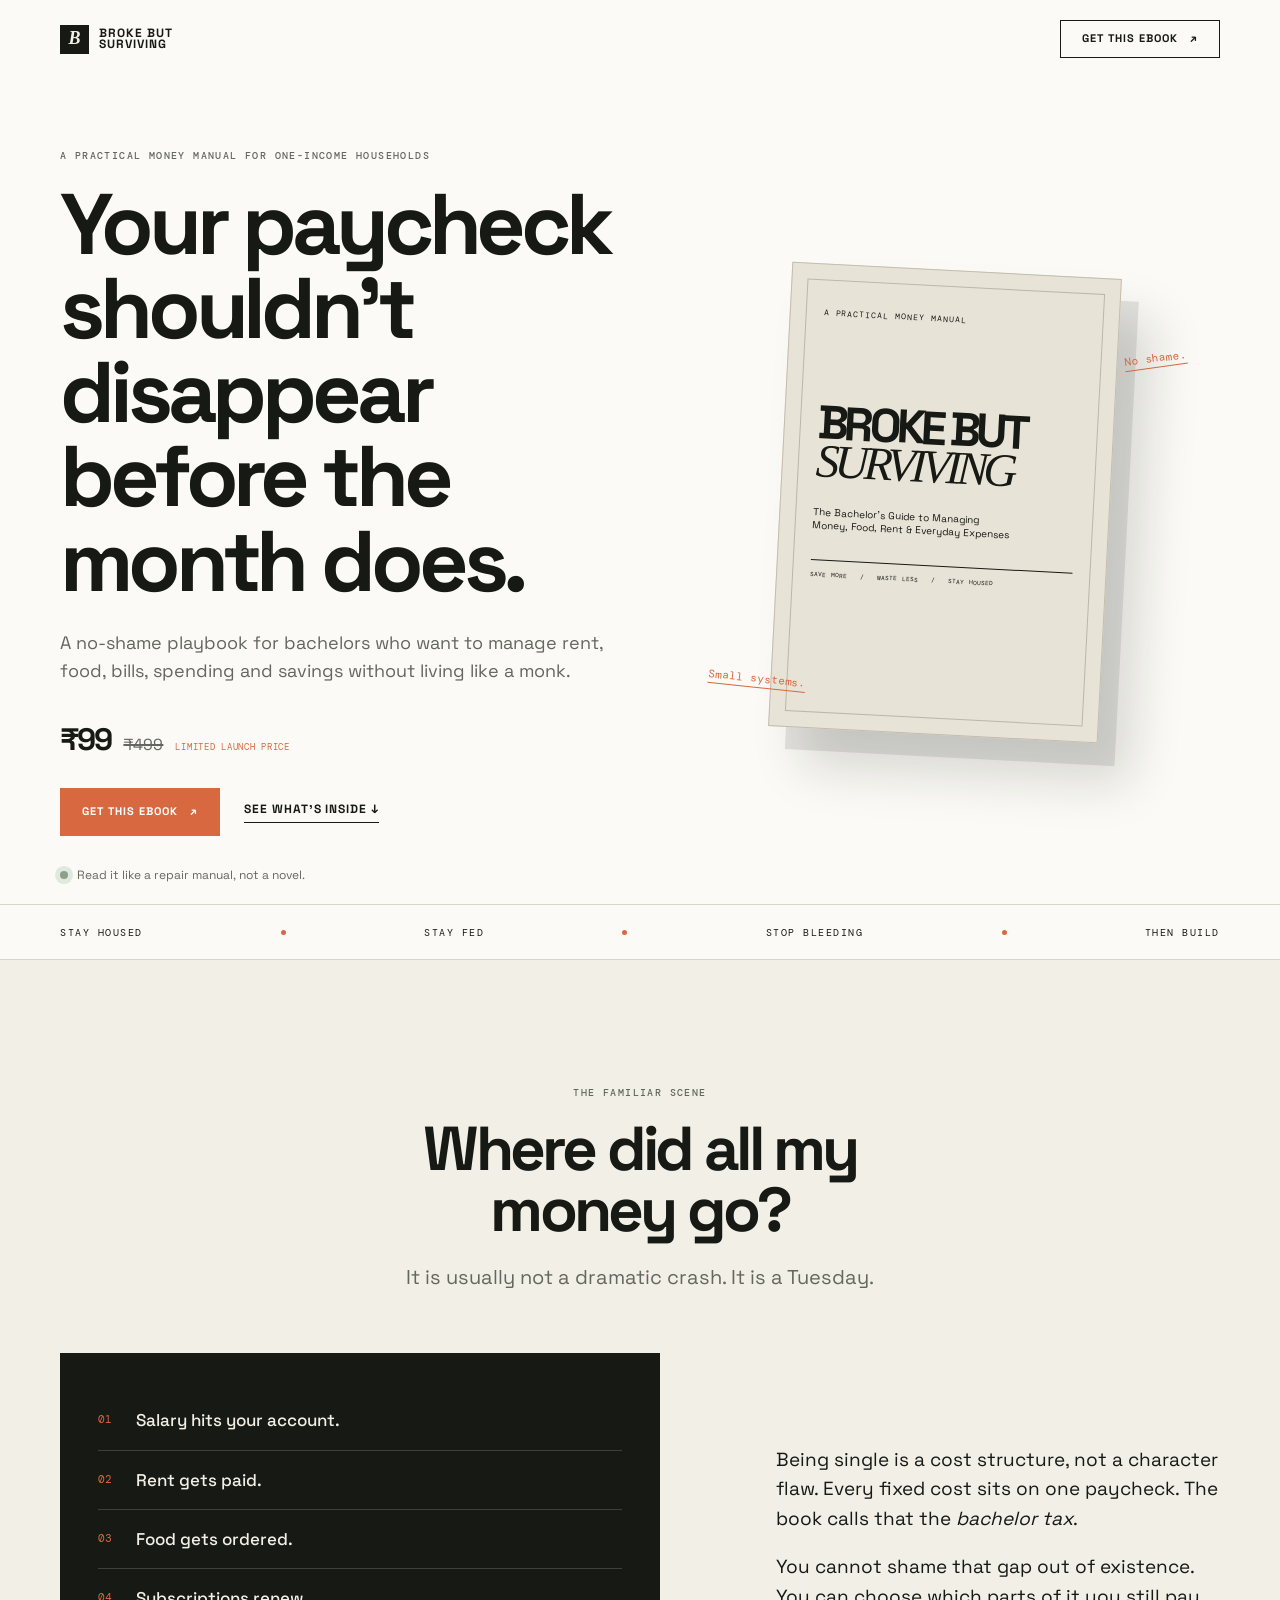
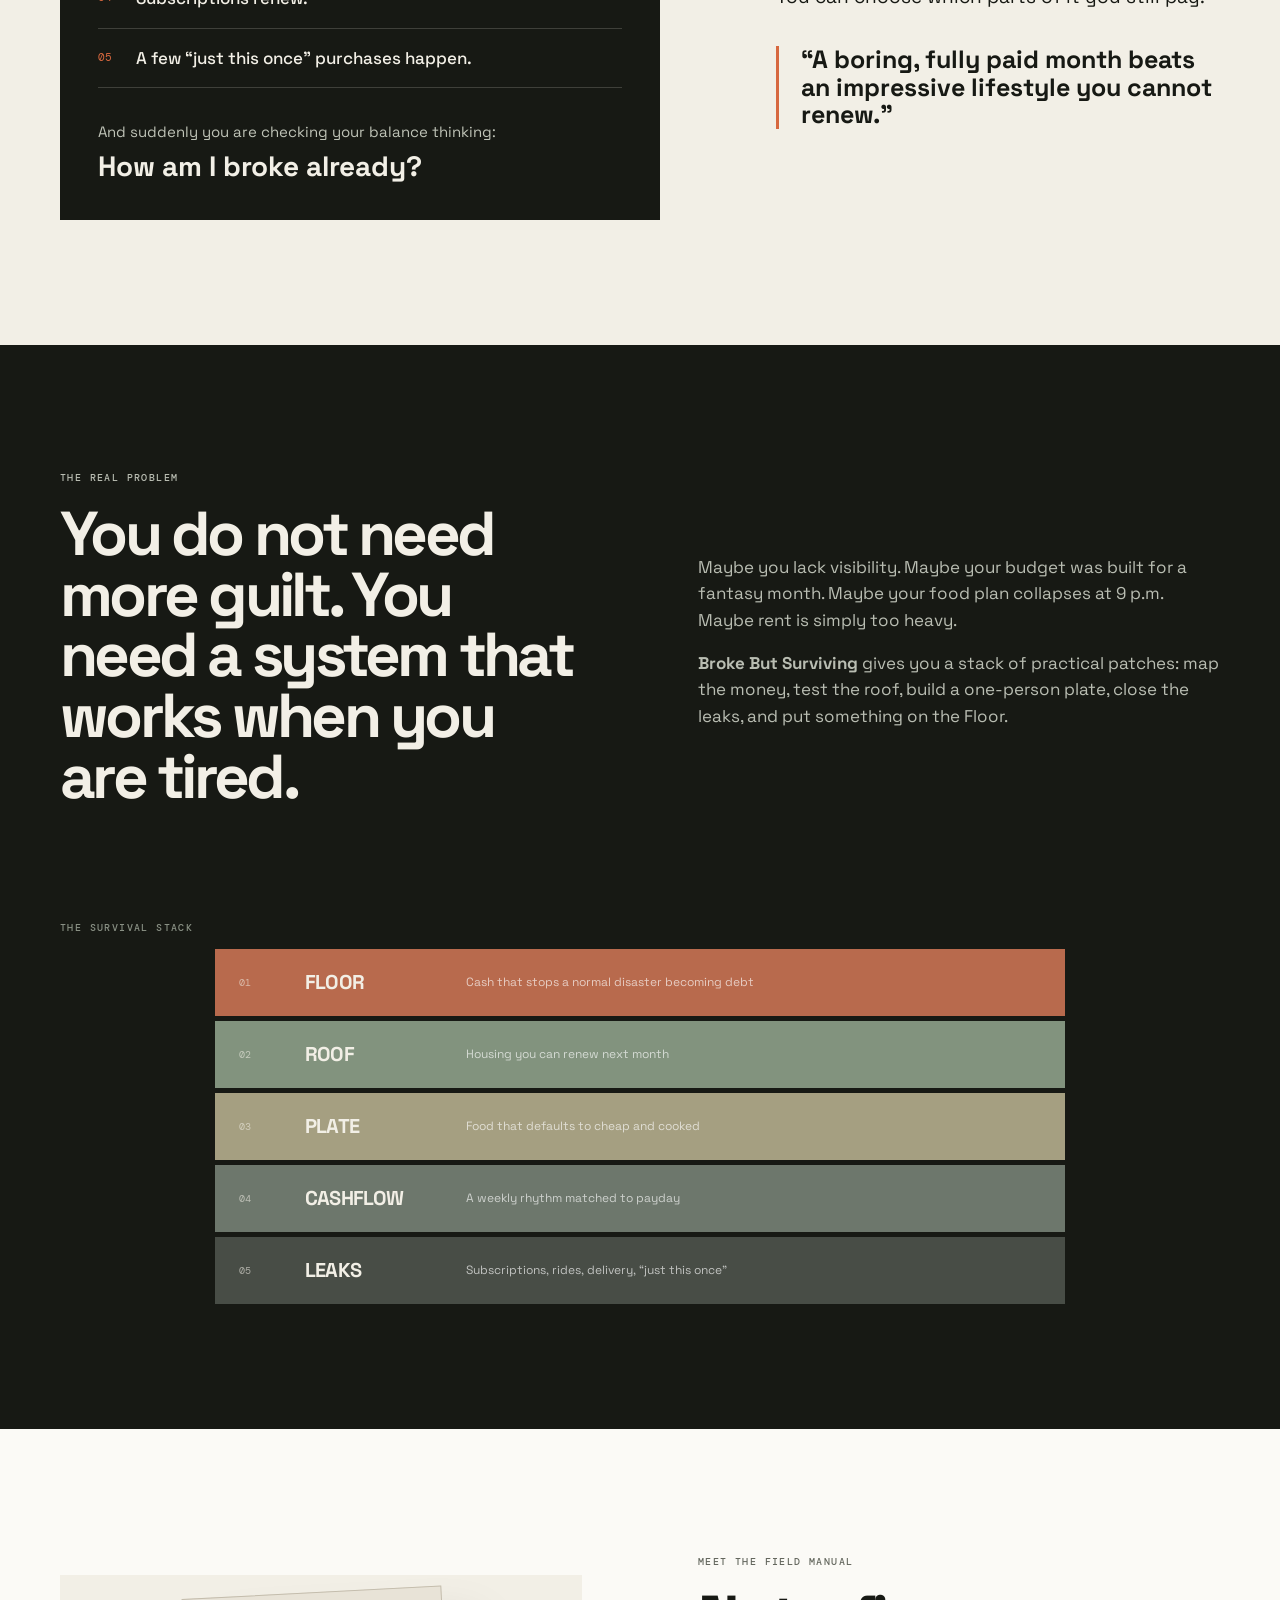
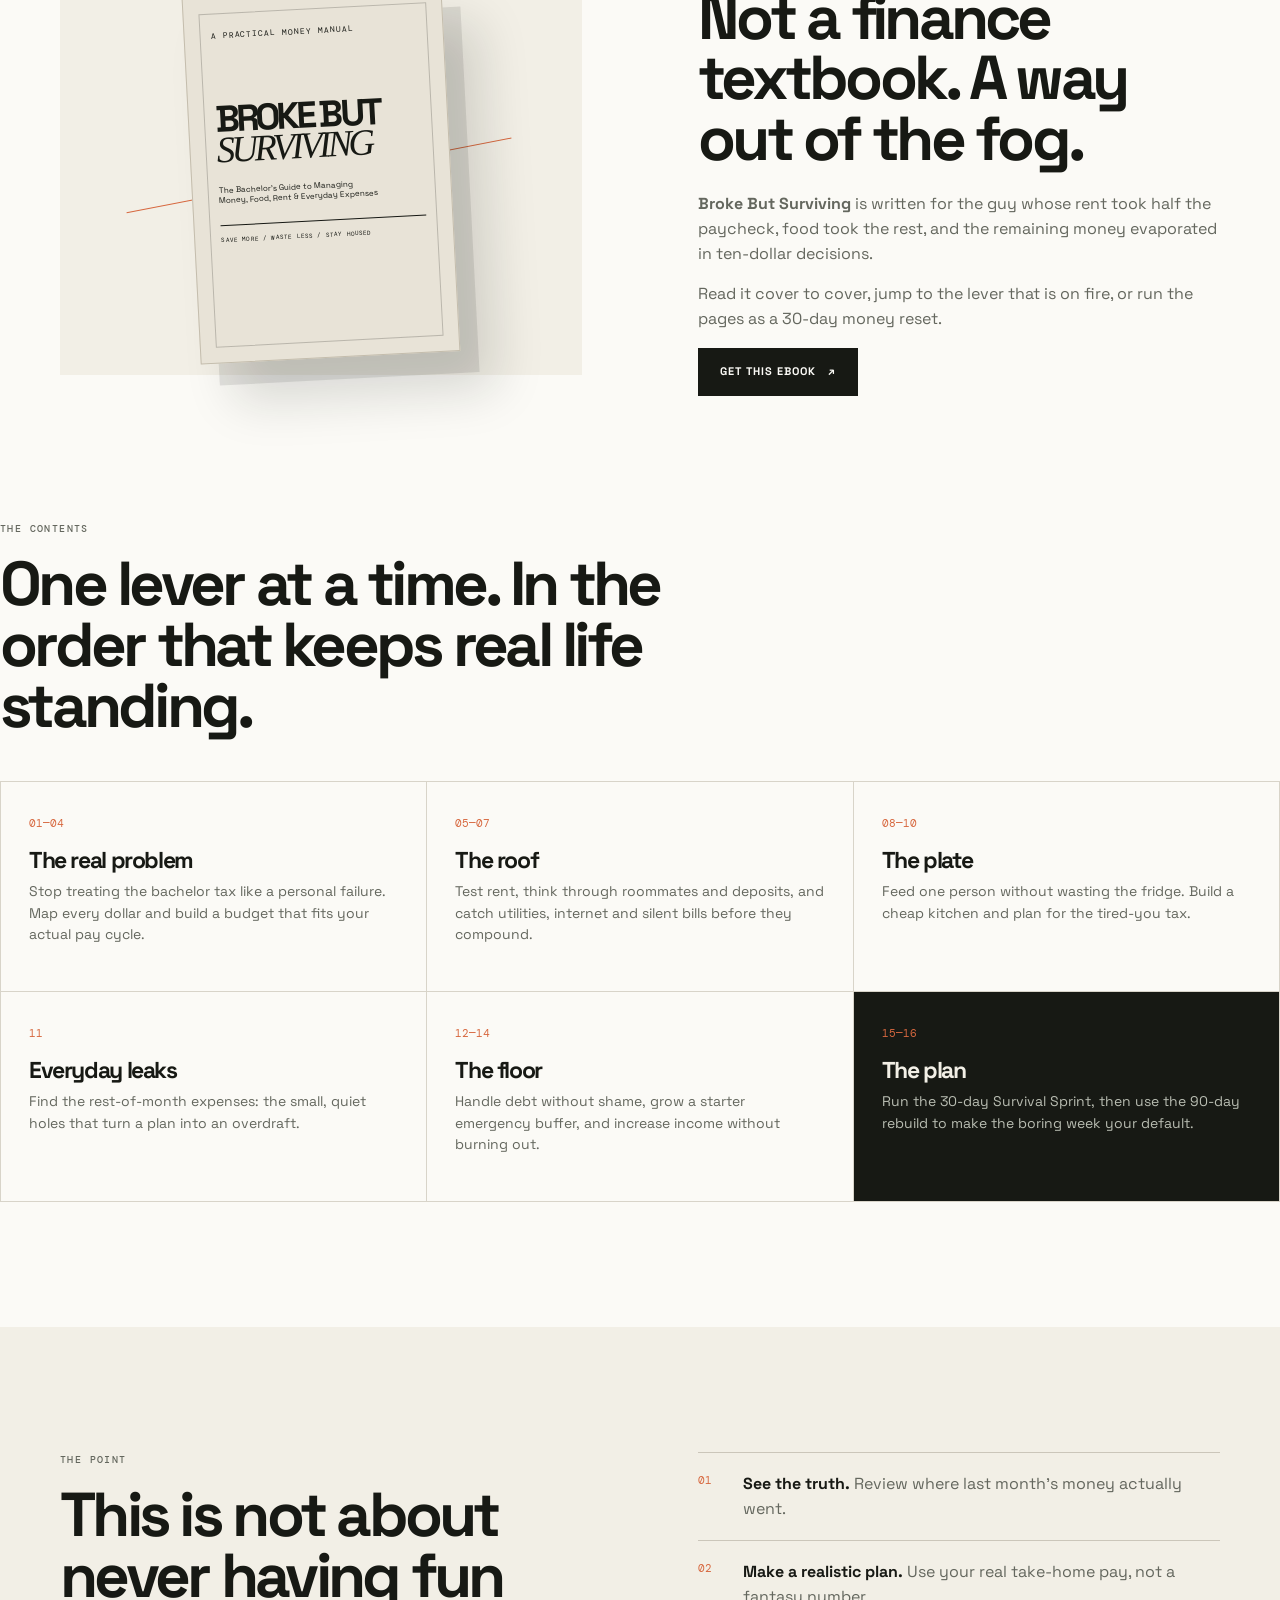
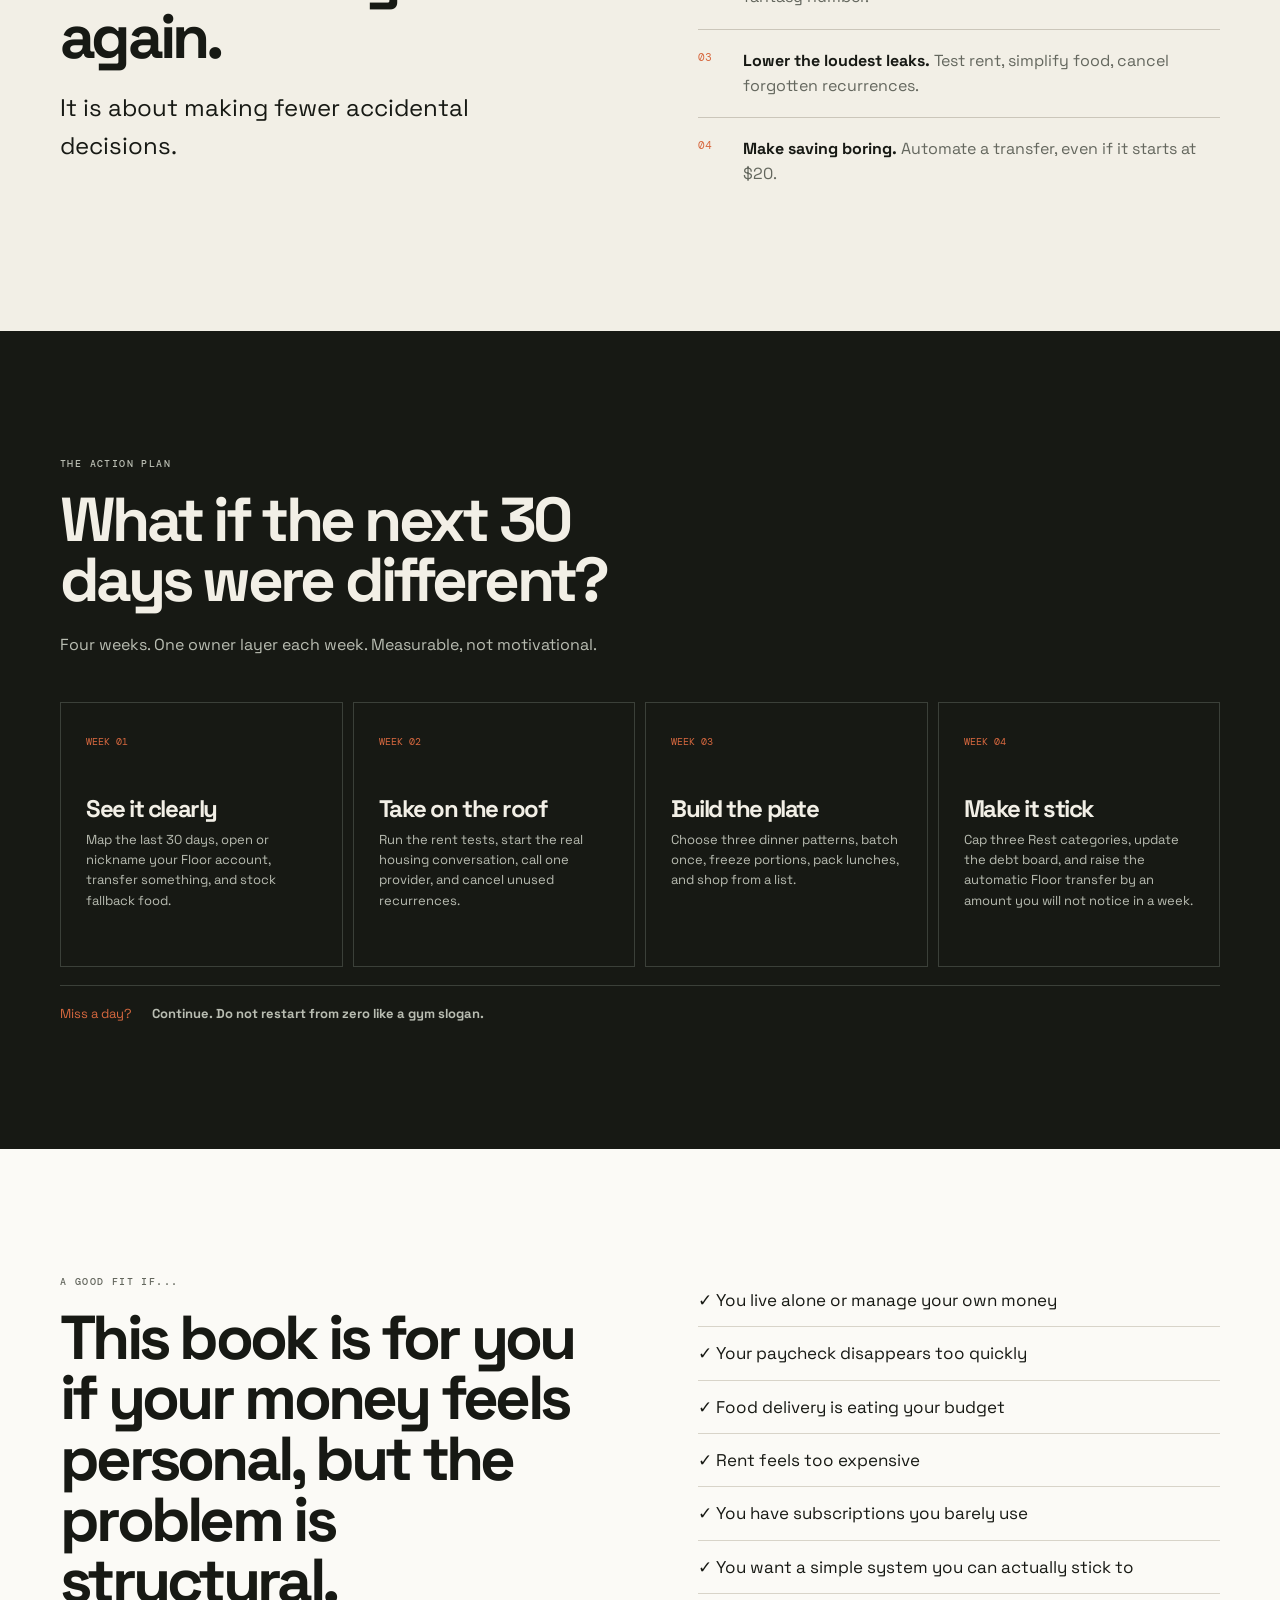
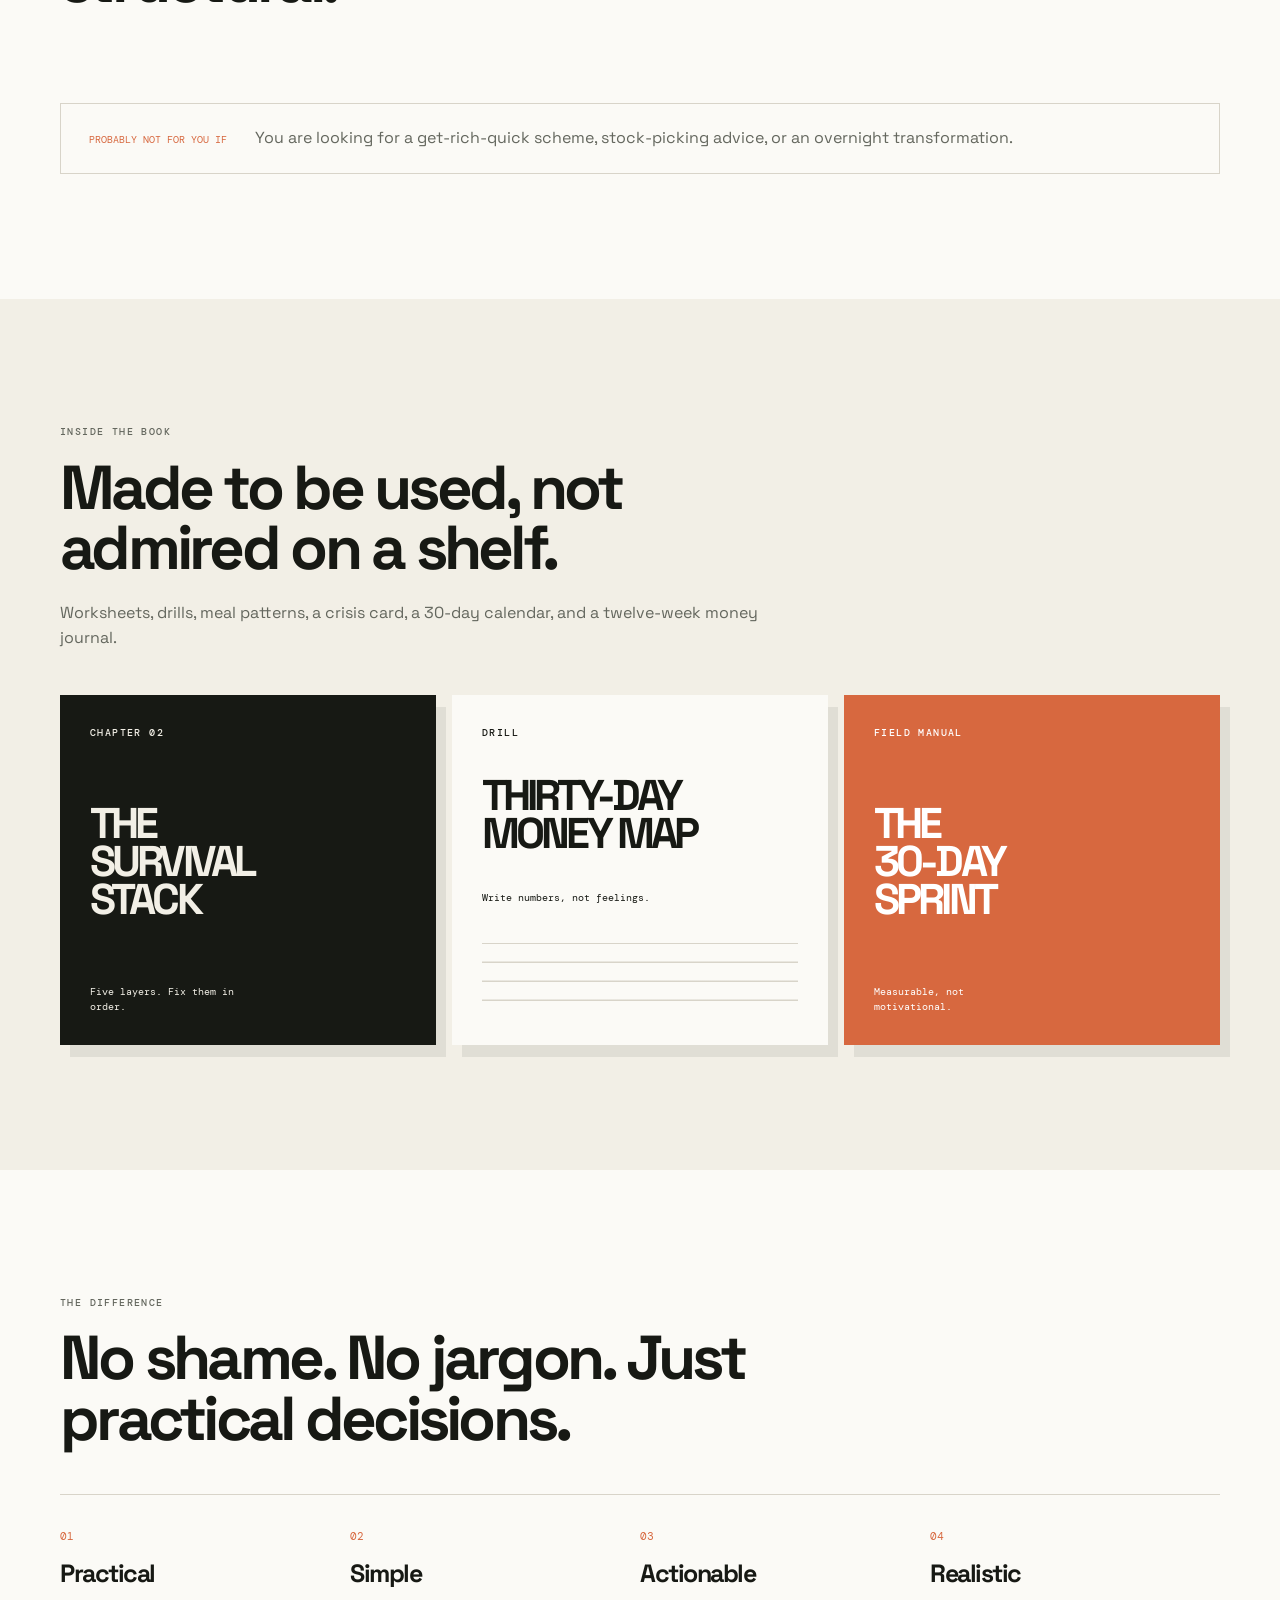
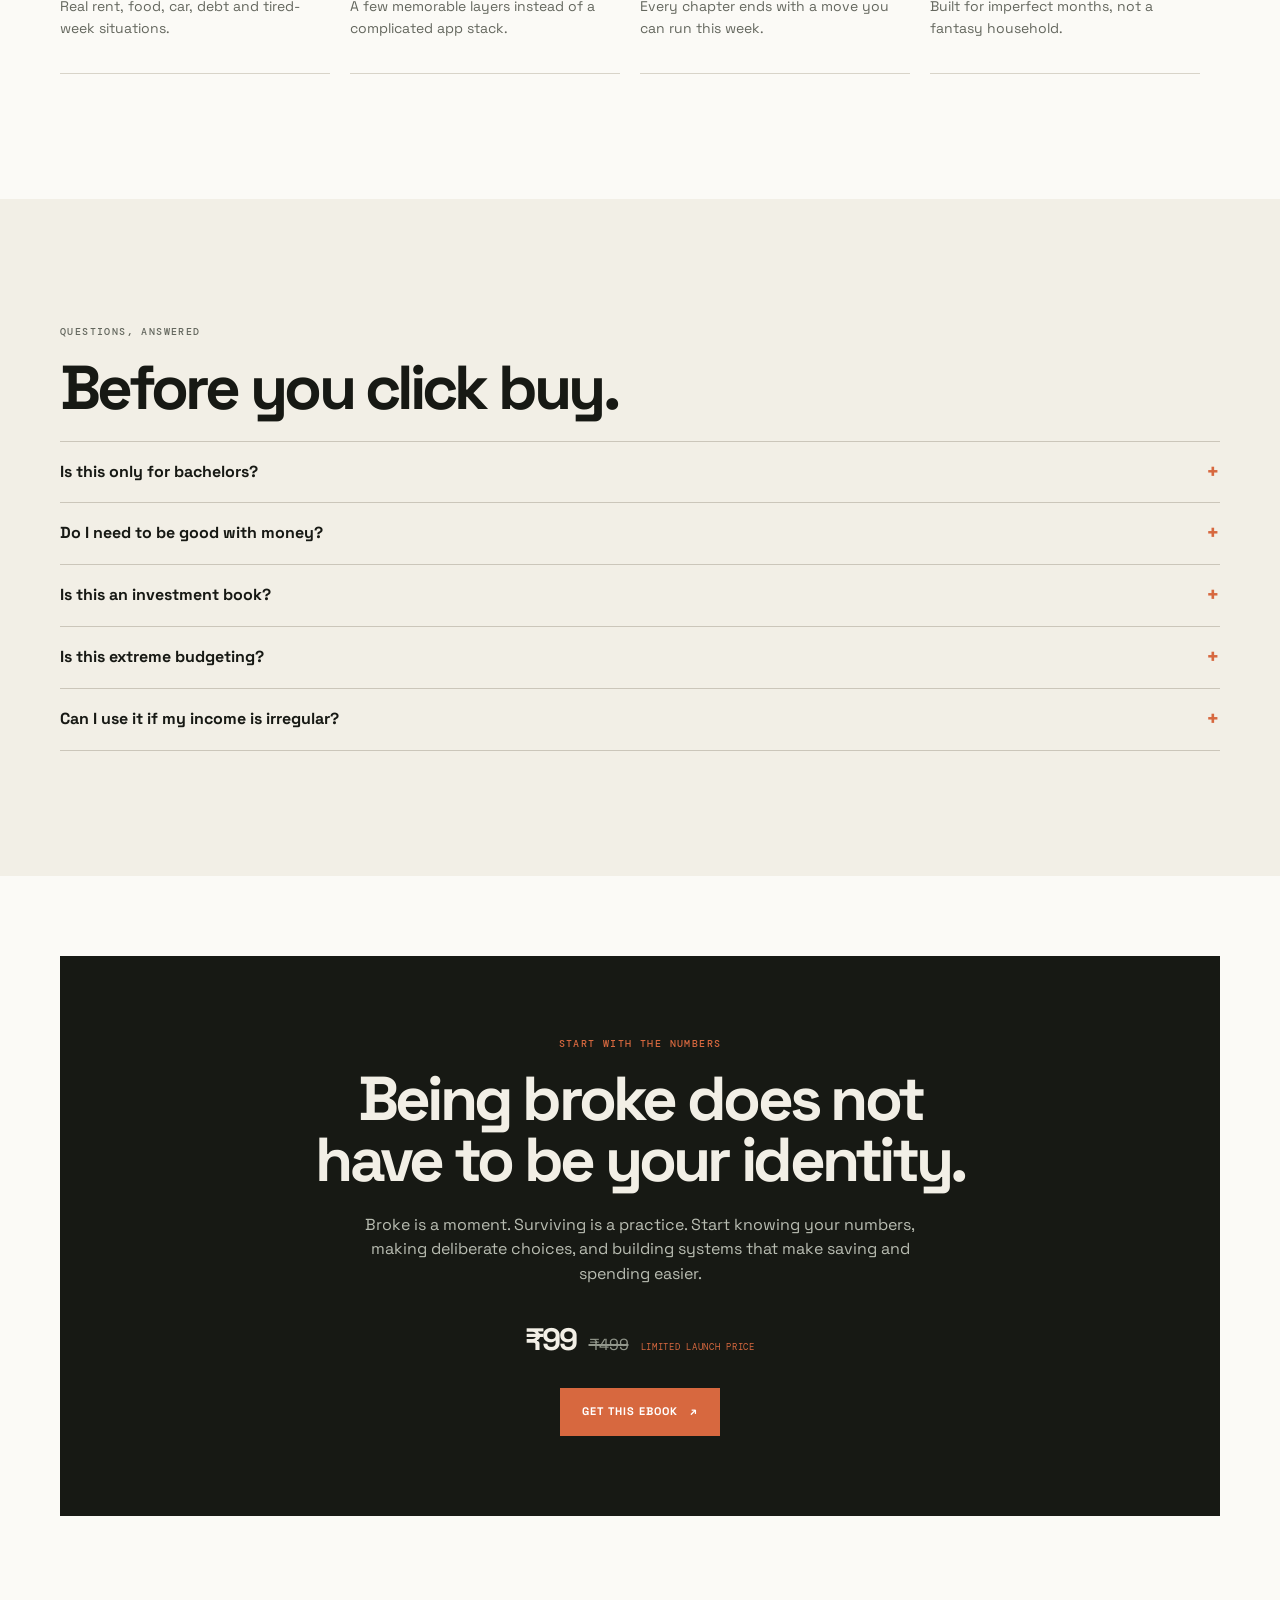
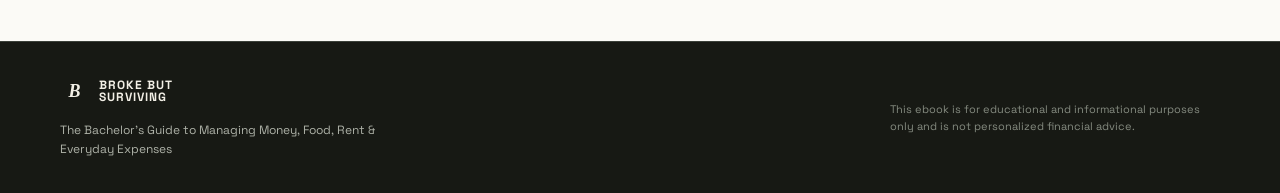
<file: index.html>
<!doctype html>
<html lang="en">
<head>
  <meta charset="utf-8">
  <meta name="viewport" content="width=device-width, initial-scale=1">
  <title>Broke But Surviving - The Bachelor's Guide to Managing Money</title>
  <meta name="description" content="A practical, no-shame guide to managing rent, food, bills, savings, debt and everyday expenses while living on your own.">
  <meta name="theme-color" content="#161814">
  <link rel="stylesheet" href="style.css">
</head>
<body>
  <a class="skip-link" href="#main">Skip to content</a>
  <header class="site-header">
    <div class="shell nav-wrap">
      <a class="brand" href="#top" aria-label="Broke But Surviving home"><span class="brand-mark">B</span><span>Broke But<br>Surviving</span></a>
      <a class="nav-cta" data-purchase href="PAYMENT_URL_HERE">Get this ebook <span aria-hidden="true">↗</span></a>
    </div>
  </header>

  <main id="main">
    <section class="hero" id="top">
      <div class="shell hero-grid">
        <div class="hero-copy reveal">
          <p class="eyebrow">A practical money manual for one-income households</p>
          <h1>Your paycheck shouldn't disappear before the month does.</h1>
          <p class="hero-lede">A no-shame playbook for bachelors who want to manage rent, food, bills, spending and savings without living like a monk.</p>
          <div class="offer-price" aria-label="Current price 99 rupees, original price 499 rupees"><strong>₹99</strong><span>₹499</span><small>limited launch price</small></div>
          <div class="hero-actions"><a class="button button-primary" data-purchase href="PAYMENT_URL_HERE">Get this ebook <span aria-hidden="true">↗</span></a><a class="text-link" href="#inside">See what's inside <span aria-hidden="true">↓</span></a></div>
          <div class="micro-proof"><span class="dot"></span><span>Read it like a repair manual, not a novel.</span></div>
        </div>
        <div class="hero-art reveal delay-1" aria-label="Broke But Surviving ebook cover mockup">
          <div class="book-cover book-cover-large">
            <div class="cover-kicker">A practical money manual</div><div class="cover-title">BROKE BUT<br><em>SURVIVING</em></div>
            <div class="cover-subtitle">The Bachelor's Guide to Managing<br>Money, Food, Rent & Everyday Expenses</div>
            <div class="cover-rule"></div><div class="cover-footer">SAVE MORE &nbsp; / &nbsp; WASTE LESS &nbsp; / &nbsp; STAY HOUSED</div>
          </div>
          <div class="cover-shadow"></div><span class="art-note note-one">No shame.</span><span class="art-note note-two">Small systems.</span>
        </div>
      </div>
      <div class="hero-ticker"><div class="shell ticker-inner"><span>STAY HOUSED</span><i></i><span>STAY FED</span><i></i><span>STOP BLEEDING</span><i></i><span>THEN BUILD</span></div></div>
    </section>

    <section class="section problem-section" id="problem">
      <div class="shell narrow intro-center reveal"><p class="eyebrow">The familiar scene</p><h2>Where did all my money go?</h2><p>It is usually not a dramatic crash. It is a Tuesday.</p></div>
      <div class="shell problem-grid">
        <div class="scene-card reveal"><div class="scene-line"><span>01</span><strong>Salary hits your account.</strong></div><div class="scene-line"><span>02</span><strong>Rent gets paid.</strong></div><div class="scene-line"><span>03</span><strong>Food gets ordered.</strong></div><div class="scene-line"><span>04</span><strong>Subscriptions renew.</strong></div><div class="scene-line"><span>05</span><strong>A few “just this once” purchases happen.</strong></div><div class="scene-end">And suddenly you are checking your balance thinking:<br><b>How am I broke already?</b></div></div>
        <div class="reveal delay-1 problem-copy"><p>Being single is a cost structure, not a character flaw. Every fixed cost sits on one paycheck. The book calls that the <em>bachelor tax</em>.</p><p>You cannot shame that gap out of existence. You can choose which parts of it you still pay.</p><div class="pull-quote">“A boring, fully paid month beats an impressive lifestyle you cannot renew.”</div></div>
      </div>
    </section>

    <section class="section dark-section">
      <div class="shell two-col align-center"><div class="reveal"><p class="eyebrow accent">The real problem</p><h2>You do not need more guilt. You need a system that works when you are tired.</h2></div><div class="dark-copy reveal delay-1"><p>Maybe you lack visibility. Maybe your budget was built for a fantasy month. Maybe your food plan collapses at 9 p.m. Maybe rent is simply too heavy.</p><p><strong>Broke But Surviving</strong> gives you a stack of practical patches: map the money, test the roof, build a one-person plate, close the leaks, and put something on the Floor.</p></div></div>
      <div class="shell stack-visual reveal"><div class="stack-label">THE SURVIVAL STACK</div><div class="stack-layers"><div class="layer floor"><span>01</span><b>FLOOR</b><small>Cash that stops a normal disaster becoming debt</small></div><div class="layer roof"><span>02</span><b>ROOF</b><small>Housing you can renew next month</small></div><div class="layer plate"><span>03</span><b>PLATE</b><small>Food that defaults to cheap and cooked</small></div><div class="layer cashflow"><span>04</span><b>CASHFLOW</b><small>A weekly rhythm matched to payday</small></div><div class="layer leaks"><span>05</span><b>LEAKS</b><small>Subscriptions, rides, delivery, “just this once”</small></div></div></div>
    </section>

    <section class="section product-section" id="inside">
      <div class="shell two-col product-intro"><div class="book-stage reveal"><div class="book-cover book-cover-medium"><div class="cover-kicker">A practical money manual</div><div class="cover-title">BROKE BUT<br><em>SURVIVING</em></div><div class="cover-subtitle">The Bachelor's Guide to Managing<br>Money, Food, Rent & Everyday Expenses</div><div class="cover-rule"></div><div class="cover-footer">SAVE MORE / WASTE LESS / STAY HOUSED</div></div></div><div class="reveal delay-1"><p class="eyebrow">Meet the field manual</p><h2>Not a finance textbook. A way out of the fog.</h2><p><strong>Broke But Surviving</strong> is written for the guy whose rent took half the paycheck, food took the rest, and the remaining money evaporated in ten-dollar decisions.</p><p>Read it cover to cover, jump to the lever that is on fire, or run the pages as a 30-day money reset.</p><a class="button button-dark" data-purchase href="PAYMENT_URL_HERE">Get this ebook <span aria-hidden="true">↗</span></a></div></div>
      <div class="section-head reveal"><p class="eyebrow">The contents</p><h2>One lever at a time. In the order that keeps real life standing.</h2></div>
      <div class="chapter-grid">
        <article class="chapter-card reveal"><span>01—04</span><h3>The real problem</h3><p>Stop treating the bachelor tax like a personal failure. Map every dollar and build a budget that fits your actual pay cycle.</p></article>
        <article class="chapter-card reveal delay-1"><span>05—07</span><h3>The roof</h3><p>Test rent, think through roommates and deposits, and catch utilities, internet and silent bills before they compound.</p></article>
        <article class="chapter-card reveal"><span>08—10</span><h3>The plate</h3><p>Feed one person without wasting the fridge. Build a cheap kitchen and plan for the tired-you tax.</p></article>
        <article class="chapter-card reveal delay-1"><span>11</span><h3>Everyday leaks</h3><p>Find the rest-of-month expenses: the small, quiet holes that turn a plan into an overdraft.</p></article>
        <article class="chapter-card reveal"><span>12—14</span><h3>The floor</h3><p>Handle debt without shame, grow a starter emergency buffer, and increase income without burning out.</p></article>
        <article class="chapter-card chapter-card-highlight reveal delay-1"><span>15—16</span><h3>The plan</h3><p>Run the 30-day Survival Sprint, then use the 90-day rebuild to make the boring week your default.</p></article>
      </div>
    </section>

    <section class="section value-section">
      <div class="shell two-col"><div class="reveal"><p class="eyebrow">The point</p><h2>This is not about never having fun again.</h2><p class="large-copy">It is about making fewer accidental decisions.</p></div><div class="value-list reveal delay-1"><div><span>01</span><p><b>See the truth.</b> Review where last month’s money actually went.</p></div><div><span>02</span><p><b>Make a realistic plan.</b> Use your real take-home pay, not a fantasy number.</p></div><div><span>03</span><p><b>Lower the loudest leaks.</b> Test rent, simplify food, cancel forgotten recurrences.</p></div><div><span>04</span><p><b>Make saving boring.</b> Automate a transfer, even if it starts at $20.</p></div></div></div>
    </section>

    <section class="section sprint-section" id="sprint"><div class="shell"><div class="section-head light reveal"><p class="eyebrow accent">The action plan</p><h2>What if the next 30 days were different?</h2><p>Four weeks. One owner layer each week. Measurable, not motivational.</p></div><div class="sprint-grid"><div class="sprint-card reveal"><span>WEEK 01</span><h3>See it clearly</h3><p>Map the last 30 days, open or nickname your Floor account, transfer something, and stock fallback food.</p></div><div class="sprint-card reveal delay-1"><span>WEEK 02</span><h3>Take on the roof</h3><p>Run the rent tests, start the real housing conversation, call one provider, and cancel unused recurrences.</p></div><div class="sprint-card reveal"><span>WEEK 03</span><h3>Build the plate</h3><p>Choose three dinner patterns, batch once, freeze portions, pack lunches, and shop from a list.</p></div><div class="sprint-card reveal delay-1"><span>WEEK 04</span><h3>Make it stick</h3><p>Cap three Rest categories, update the debt board, and raise the automatic Floor transfer by an amount you will not notice in a week.</p></div></div><div class="sprint-footer reveal"><span>Miss a day?</span><b>Continue. Do not restart from zero like a gym slogan.</b></div></div></section>

    <section class="section audience-section"><div class="shell two-col"><div class="reveal"><p class="eyebrow">A good fit if...</p><h2>This book is for you if your money feels personal, but the problem is structural.</h2></div><div class="check-list reveal delay-1"><p>✓ You live alone or manage your own money</p><p>✓ Your paycheck disappears too quickly</p><p>✓ Food delivery is eating your budget</p><p>✓ Rent feels too expensive</p><p>✓ You have subscriptions you barely use</p><p>✓ You want a simple system you can actually stick to</p></div></div><div class="shell not-for reveal"><span>Probably not for you if</span><p>You are looking for a get-rich-quick scheme, stock-picking advice, or an overnight transformation.</p></div></section>

    <section class="section showcase-section"><div class="shell"><div class="section-head reveal"><p class="eyebrow">Inside the book</p><h2>Made to be used, not admired on a shelf.</h2><p>Worksheets, drills, meal patterns, a crisis card, a 30-day calendar, and a twelve-week money journal.</p></div><div class="page-preview-grid"><div class="page-preview preview-dark reveal"><span class="preview-label">CHAPTER 02</span><strong>THE<br>SURVIVAL<br>STACK</strong><small>Five layers. Fix them in order.</small></div><div class="page-preview preview-cream reveal delay-1"><span class="preview-label">DRILL</span><strong>THIRTY-DAY<br>MONEY MAP</strong><small>Write numbers, not feelings.</small><div class="fake-lines"></div></div><div class="page-preview preview-orange reveal"><span class="preview-label">FIELD MANUAL</span><strong>THE<br>30-DAY<br>SPRINT</strong><small>Measurable, not motivational.</small></div></div></div></section>

    <section class="section difference-section"><div class="shell"><div class="section-head reveal"><p class="eyebrow">The difference</p><h2>No shame. No jargon. Just practical decisions.</h2></div><div class="difference-grid"><div class="difference-card reveal"><span>01</span><h3>Practical</h3><p>Real rent, food, car, debt and tired-week situations.</p></div><div class="difference-card reveal delay-1"><span>02</span><h3>Simple</h3><p>A few memorable layers instead of a complicated app stack.</p></div><div class="difference-card reveal"><span>03</span><h3>Actionable</h3><p>Every chapter ends with a move you can run this week.</p></div><div class="difference-card reveal delay-1"><span>04</span><h3>Realistic</h3><p>Built for imperfect months, not a fantasy household.</p></div></div></div></section>

    <section class="section faq-section" id="faq"><div class="shell faq-grid"><div class="reveal"><p class="eyebrow">Questions, answered</p><h2>Before you click buy.</h2></div><div class="faq-list reveal delay-1"><details><summary>Is this only for bachelors?</summary><p>The title is for the reader who asked for that frame, but the math is for anyone managing one income and one-person food waste.</p></details><details><summary>Do I need to be good with money?</summary><p>No. The book starts with the opposite assumption: you need visibility, a workable system, and a few repeatable moves.</p></details><details><summary>Is this an investment book?</summary><p>No. It focuses on everyday money management: housing, food, cashflow, debt, savings and practical income levers.</p></details><details><summary>Is this extreme budgeting?</summary><p>No. The goal is not to become a monk. It is to stop bleeding money and build a boring, fully paid month.</p></details><details><summary>Can I use it if my income is irregular?</summary><p>The book includes a method for mapping the last 90 days and budgeting the next month on the lowest of those months.</p></details></div></div></section>

    <section class="section final-cta"><div class="shell final-box reveal"><p class="eyebrow accent">Start with the numbers</p><h2>Being broke does not have to be your identity.</h2><p>Broke is a moment. Surviving is a practice. Start knowing your numbers, making deliberate choices, and building systems that make saving and spending easier.</p><div class="offer-price offer-price-light" aria-label="Current price 99 rupees, original price 499 rupees"><strong>₹99</strong><span>₹499</span><small>limited launch price</small></div><a class="button button-primary" data-purchase href="PAYMENT_URL_HERE">Get this ebook <span aria-hidden="true">↗</span></a></div></section>
  </main>
  <footer class="site-footer"><div class="shell footer-inner"><div><div class="brand footer-brand"><span class="brand-mark">B</span><span>Broke But<br>Surviving</span></div><p>The Bachelor's Guide to Managing Money, Food, Rent & Everyday Expenses</p></div><p class="disclaimer">This ebook is for educational and informational purposes only and is not personalized financial advice.</p></div></footer>
  <div class="mobile-buy"><a data-purchase href="PAYMENT_URL_HERE">Get this ebook <span aria-hidden="true">↗</span></a></div>
  <script src="script.js"></script>
</body>
</html>
</file>
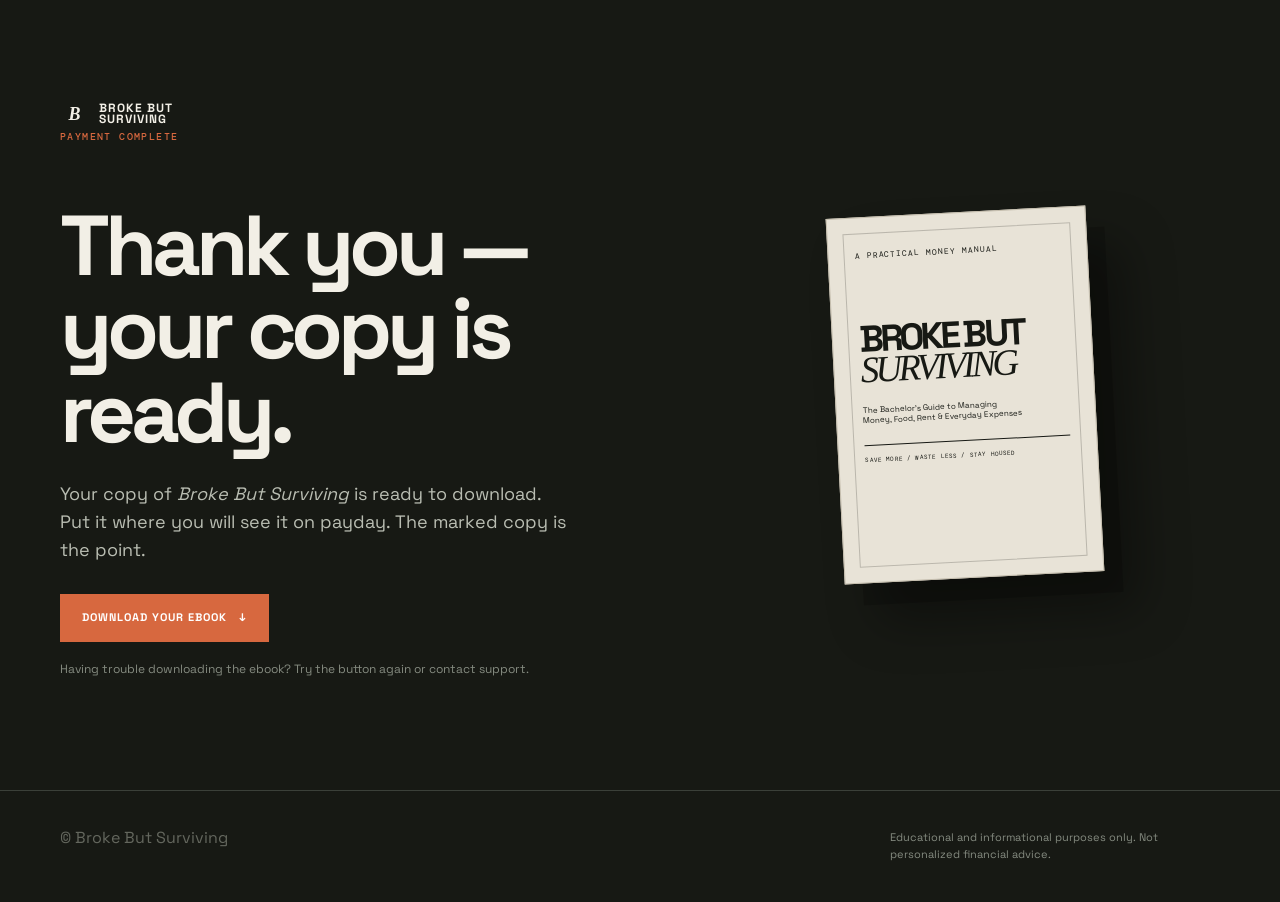
<file: thank-you.html>
<!doctype html>
<html lang="en">
<head><meta charset="utf-8"><meta name="viewport" content="width=device-width, initial-scale=1"><title>Thank you - Broke But Surviving</title><meta name="description" content="Your copy of Broke But Surviving is ready to download."><link rel="stylesheet" href="style.css"></head>
<body class="thank-you-page"><main class="thank-you-main"><div class="shell thank-you-grid"><div class="thank-copy reveal"><a class="brand" href="index.html"><span class="brand-mark">B</span><span>Broke But<br>Surviving</span></a><p class="eyebrow accent">Payment complete</p><h1>Thank you —<br>your copy is ready.</h1><p class="hero-lede">Your copy of <em>Broke But Surviving</em> is ready to download. Put it where you will see it on payday. The marked copy is the point.</p><a class="button button-primary" data-download href="EBOOK_DOWNLOAD_URL_HERE">Download your ebook <span aria-hidden="true">↓</span></a><p class="download-note">Having trouble downloading the ebook? Try the button again or contact support.</p></div><div class="thank-art reveal delay-1"><div class="book-cover book-cover-medium"><div class="cover-kicker">A practical money manual</div><div class="cover-title">BROKE BUT<br><em>SURVIVING</em></div><div class="cover-subtitle">The Bachelor's Guide to Managing<br>Money, Food, Rent & Everyday Expenses</div><div class="cover-rule"></div><div class="cover-footer">SAVE MORE / WASTE LESS / STAY HOUSED</div></div></div></div></main><footer class="site-footer"><div class="shell footer-inner"><p>© Broke But Surviving</p><p class="disclaimer">Educational and informational purposes only. Not personalized financial advice.</p></div></footer><script src="script.js"></script></body>
</html>
</file>
<file: style.css>
@import url('https://fonts.googleapis.com/css2?family=DM+Mono:wght@400;500&family=Space+Grotesk:wght@400;500;600;700&display=swap');
:root{--ink:#171914;--muted:#64675e;--cream:#f2efe6;--paper:#fbfaf6;--orange:#d7683f;--green:#8ba28a;--line:#d8d4c9;--max:1160px}*{box-sizing:border-box}html{scroll-behavior:smooth}body{margin:0;background:var(--paper);color:var(--ink);font-family:'Space Grotesk',Arial,sans-serif;line-height:1.55;overflow-x:hidden}a{color:inherit;text-decoration:none}.shell{width:min(var(--max),calc(100% - 40px));margin:auto}.narrow{max-width:800px}.site-header{position:relative;z-index:10;padding:20px 0;background:var(--paper)}.nav-wrap,.footer-inner{display:flex;align-items:center;justify-content:space-between;gap:20px}.brand{display:inline-flex;align-items:center;gap:10px;font-weight:700;font-size:12px;line-height:.95;letter-spacing:.08em;text-transform:uppercase}.brand-mark{display:grid;place-items:center;width:29px;height:29px;background:var(--ink);color:var(--cream);font-family:Georgia,serif;font-size:18px;font-style:italic;letter-spacing:0}.nav-cta,.button{display:inline-flex;align-items:center;justify-content:center;gap:12px;border:1px solid var(--ink);font-weight:700;text-transform:uppercase;letter-spacing:.09em;font-size:11px;min-height:48px;padding:0 21px;transition:transform .2s,background .2s,color .2s}.nav-cta:hover,.button:hover{transform:translateY(-2px)}.nav-cta{min-height:38px}.button-primary{background:var(--orange);border-color:var(--orange);color:#fff}.button-dark{background:var(--ink);color:var(--paper);border-color:var(--ink)}.text-link{font-size:12px;font-weight:700;text-transform:uppercase;letter-spacing:.08em;border-bottom:1px solid var(--ink);padding-bottom:4px}.eyebrow,.preview-label,.stack-label{font-family:'DM Mono',monospace;text-transform:uppercase;letter-spacing:.14em;font-size:10px;font-weight:500}.eyebrow{color:var(--muted);margin:0 0 18px}.accent{color:var(--orange)}h1,h2,h3,p{margin-top:0}h1,h2,h3{font-weight:700;letter-spacing:-.06em;line-height:.98}h1{font-size:clamp(48px,7vw,86px);max-width:730px;margin-bottom:26px}h2{font-size:clamp(36px,5vw,62px);margin-bottom:22px}h3{font-size:23px;margin:14px 0 10px}p{color:var(--muted)}.hero{padding:70px 0 0;background:var(--paper)}.hero-grid{display:grid;grid-template-columns:1.05fr .95fr;align-items:center;min-height:625px}.hero-lede{font-size:18px;max-width:560px;margin-bottom:30px}.hero-actions{display:flex;align-items:center;gap:24px;flex-wrap:wrap}.micro-proof{display:flex;align-items:center;gap:9px;margin-top:30px;color:var(--muted);font-size:12px}.dot{width:8px;height:8px;background:var(--green);border-radius:50%;box-shadow:0 0 0 5px #e1e8dd}.hero-art{position:relative;min-height:520px;display:grid;place-items:center}.book-cover{position:relative;overflow:hidden;background:#e8e3d7;color:var(--ink);box-shadow:18px 22px 0 rgba(23,25,20,.1),34px 39px 50px rgba(23,25,20,.15);border:1px solid #c4bdad}.book-cover:before{content:"";position:absolute;inset:15px;border:1px solid rgba(23,25,20,.22);pointer-events:none}.book-cover-large{width:330px;height:465px;padding:42px 33px;transform:rotate(3deg)}.book-cover-medium{width:260px;height:366px;padding:31px 26px;transform:rotate(-3deg)}.cover-kicker{font-family:'DM Mono',monospace;text-transform:uppercase;font-size:8px;letter-spacing:.12em}.cover-title{font-weight:700;font-size:47px;line-height:.8;letter-spacing:-.1em;margin-top:86px}.book-cover-medium .cover-title{font-size:37px;margin-top:64px}.cover-title em{font-family:Georgia,serif;font-weight:400;letter-spacing:-.1em}.cover-subtitle{font-size:10px;line-height:1.3;margin-top:25px}.book-cover-medium .cover-subtitle{font-size:8px;margin-top:20px}.cover-rule{height:1px;background:var(--ink);margin-top:28px}.book-cover-medium .cover-rule{margin-top:20px}.cover-footer{font-family:'DM Mono',monospace;font-size:6px;letter-spacing:.03em;margin-top:10px}.art-note{position:absolute;font-family:'DM Mono',monospace;color:var(--orange);font-size:11px;border-bottom:1px solid var(--orange);transform:rotate(-8deg)}.note-one{top:18%;right:6%}.note-two{bottom:17%;left:7%;transform:rotate(6deg)}.hero-ticker{border-top:1px solid var(--line);border-bottom:1px solid var(--line);margin-top:20px}.ticker-inner{min-height:54px;display:flex;align-items:center;justify-content:space-between;font-family:'DM Mono',monospace;font-size:10px;letter-spacing:.15em}.ticker-inner i{width:5px;height:5px;background:var(--orange);border-radius:50%}.section{padding:125px 0}.problem-section{background:var(--cream)}.intro-center{text-align:center}.intro-center h2{max-width:600px;margin-left:auto;margin-right:auto}.intro-center>p:last-child{font-size:20px}.problem-grid{display:grid;grid-template-columns:1.15fr .85fr;gap:10%;align-items:center;margin-top:60px}.scene-card{background:var(--ink);color:var(--cream);padding:38px}.scene-line{display:flex;gap:24px;padding:16px 0;border-bottom:1px solid rgba(242,239,230,.18);font-size:17px}.scene-line span{color:var(--orange);font-family:'DM Mono',monospace;font-size:11px;padding-top:4px}.scene-line strong{font-weight:500}.scene-end{padding-top:32px;font-size:15px;color:#bfc3b7}.scene-end b{font-size:28px;line-height:1.1;color:var(--cream);display:inline-block;margin-top:8px}.problem-copy{font-size:19px}.problem-copy p{color:var(--ink)}.pull-quote{border-left:3px solid var(--orange);padding-left:22px;font-size:25px;line-height:1.1;font-weight:700;margin-top:35px}.dark-section,.sprint-section{background:var(--ink);color:var(--cream)}.dark-section p,.sprint-section p{color:#b9bdb2}.two-col{display:grid;grid-template-columns:1fr 1fr;gap:10%;}.align-center{align-items:center}.dark-section h2,.sprint-section h2{max-width:600px}.dark-copy{font-size:17px}.stack-visual{margin-top:90px}.stack-label{color:#899084;margin-bottom:14px}.stack-layers{max-width:850px;margin:auto}.layer{display:grid;grid-template-columns:50px 145px 1fr;align-items:center;gap:16px;padding:18px 24px;margin-top:5px;color:var(--cream)}.layer span{font-family:'DM Mono',monospace;font-size:10px;opacity:.6}.layer b{font-size:20px;letter-spacing:-.04em}.layer small{font-size:12px;color:rgba(255,255,255,.66)}.floor{background:#b86a4d}.roof{background:#82937e}.plate{background:#a59f81}.cashflow{background:#6d776c}.leaks{background:#484d46}.product-section{background:var(--paper)}.product-intro{align-items:center;margin-bottom:125px}.book-stage{min-height:400px;display:grid;place-items:center;background:var(--cream);position:relative}.book-stage:before{content:"";position:absolute;width:75%;height:1px;background:var(--orange);top:50%;left:12%;transform:rotate(-11deg)}.section-head{max-width:700px;margin-bottom:44px}.chapter-grid{display:grid;grid-template-columns:repeat(3,1fr);border-top:1px solid var(--line);border-left:1px solid var(--line)}.chapter-card{padding:28px;border-right:1px solid var(--line);border-bottom:1px solid var(--line);min-height:210px}.chapter-card>span,.difference-card>span{font-family:'DM Mono',monospace;color:var(--orange);font-size:11px}.chapter-card p{font-size:14px}.chapter-card-highlight{background:var(--ink);color:var(--cream)}.chapter-card-highlight p{color:#b9bdb2}.value-section{background:var(--cream)}.large-copy{font-size:24px;color:var(--ink)}.value-list>div{display:grid;grid-template-columns:45px 1fr;border-top:1px solid #cbc6ba;padding:19px 0}.value-list span{color:var(--orange);font-family:'DM Mono',monospace;font-size:11px}.value-list p{margin:0}.value-list b{color:var(--ink)}.section-head.light p{color:#b9bdb2}.sprint-grid{display:grid;grid-template-columns:repeat(4,1fr);gap:10px}.sprint-card{border:1px solid #3b4039;padding:25px;min-height:265px}.sprint-card span{color:var(--orange);font-family:'DM Mono',monospace;font-size:10px}.sprint-card h3{font-size:24px;margin-top:44px}.sprint-card p{font-size:13px}.sprint-footer{margin-top:18px;border-top:1px solid #3b4039;padding-top:18px;display:flex;gap:20px;font-size:13px;color:#b9bdb2}.sprint-footer span{color:var(--orange)}.audience-section{background:var(--paper)}.check-list p{color:var(--ink);border-bottom:1px solid var(--line);padding:13px 0;margin:0;font-size:17px}.not-for{margin-top:70px;border:1px solid var(--line);padding:22px 28px;display:flex;gap:28px;align-items:baseline}.not-for span{font-family:'DM Mono',monospace;color:var(--orange);font-size:10px;text-transform:uppercase;white-space:nowrap}.not-for p{margin:0}.showcase-section{background:var(--cream)}.page-preview-grid{display:grid;grid-template-columns:repeat(3,1fr);gap:16px}.page-preview{min-height:350px;padding:30px;display:flex;flex-direction:column;justify-content:space-between;box-shadow:10px 12px 0 rgba(23,25,20,.08)}.preview-dark{background:var(--ink);color:var(--cream)}.preview-cream{background:var(--paper)}.preview-orange{background:var(--orange);color:#fff}.page-preview strong{font-size:43px;line-height:.88;letter-spacing:-.09em}.page-preview small{font-family:'DM Mono',monospace;font-size:10px;max-width:170px}.fake-lines{height:72px;border-top:1px solid var(--line);background:repeating-linear-gradient(to bottom,transparent 0 17px,var(--line) 18px 19px)}.difference-section{background:var(--paper)}.difference-grid{display:grid;grid-template-columns:repeat(4,1fr);border-top:1px solid var(--line)}.difference-card{padding:28px 20px 20px 0;border-bottom:1px solid var(--line);margin-right:20px}.difference-card h3{font-size:25px}.difference-card p{font-size:14px}.faq-section{background:var(--cream)}.faq-list details{border-top:1px solid #cbc6ba;padding:18px 0}.faq-list details:last-child{border-bottom:1px solid #cbc6ba}.faq-list summary{cursor:pointer;font-weight:700;list-style:none;padding-right:25px;position:relative}.faq-list summary::-webkit-details-marker{display:none}.faq-list summary:after{content:'+';position:absolute;right:0;color:var(--orange);font-size:22px;top:-6px}.faq-list details[open] summary:after{content:'−'}.faq-list details p{font-size:14px;max-width:600px;margin:12px 0 0}.final-cta{background:var(--paper);padding-top:80px}.final-box{background:var(--ink);color:var(--cream);padding:80px 10%;text-align:center}.final-box h2{max-width:700px;margin:0 auto 22px}.final-box p:not(.eyebrow){max-width:570px;margin:0 auto 28px;color:#b9bdb2}.site-footer{background:var(--ink);color:var(--cream);border-top:1px solid #3b4039;padding:35px 0}.footer-brand{margin-bottom:15px}.footer-inner>div>p{max-width:360px;font-size:12px;margin:0;color:#aeb2a8}.disclaimer{font-size:11px!important;max-width:330px!important;color:#858b80!important;margin:0!important}.mobile-buy{display:none}.thank-you-page{background:var(--ink);color:var(--cream)}.thank-you-main{min-height:calc(100vh - 110px);display:grid;place-items:center;padding:70px 0}.thank-you-grid{display:grid;grid-template-columns:1fr 1fr;align-items:center;gap:12%}.thank-copy h1{font-size:clamp(48px,7vw,85px);margin-top:60px}.thank-copy .hero-lede{color:#b9bdb2}.download-note{font-size:12px;color:#858b80!important;margin-top:18px}.thank-art{display:grid;place-items:center}.thank-you-page .book-cover{box-shadow:18px 22px 0 rgba(0,0,0,.2),34px 39px 50px rgba(0,0,0,.35)}.skip-link{position:absolute;left:-999px}.skip-link:focus{left:10px;top:10px;background:var(--orange);color:#fff;padding:10px;z-index:20}.reveal{opacity:0;transform:translateY(18px);transition:opacity .7s ease,transform .7s ease}.reveal.is-visible{opacity:1;transform:none}.delay-1{transition-delay:.12s}@media(max-width:800px){.shell{width:min(var(--max),calc(100% - 28px))}.site-header{padding:16px 0}.nav-cta{font-size:9px;padding:0 12px;min-height:34px}.hero{padding-top:40px}.hero-grid,.two-col,.problem-grid,.thank-you-grid{grid-template-columns:1fr;gap:50px}.hero-grid{min-height:0}.hero-copy{order:0}.hero-art{min-height:440px;order:1}.book-cover-large{width:270px;height:380px;padding:34px 28px}.book-cover-large .cover-title{font-size:39px;margin-top:66px}.ticker-inner{font-size:8px;gap:11px;overflow:hidden;white-space:nowrap}.ticker-inner i{flex:0 0 4px}.section{padding:82px 0}.problem-grid{margin-top:40px}.scene-card{padding:22px}.scene-line{gap:15px;font-size:14px}.scene-end b{font-size:24px}.dark-section .two-col{gap:25px}.stack-visual{margin-top:60px}.layer{grid-template-columns:26px 95px 1fr;gap:9px;padding:14px 12px}.layer b{font-size:15px}.layer small{font-size:10px;line-height:1.2}.product-intro{margin-bottom:85px}.book-stage{min-height:390px}.chapter-grid{grid-template-columns:1fr}.chapter-card{min-height:0}.value-list{margin-top:10px}.sprint-grid{grid-template-columns:1fr 1fr}.sprint-card{min-height:240px;padding:18px}.sprint-card h3{font-size:20px;margin-top:32px}.sprint-footer{display:block}.page-preview-grid{grid-template-columns:1fr}.page-preview{min-height:270px}.difference-grid{grid-template-columns:1fr 1fr}.difference-card{min-height:155px}.not-for{display:block}.not-for span{display:block;margin-bottom:10px}.final-box{padding:55px 25px}.mobile-buy{display:block;position:fixed;z-index:9;bottom:0;left:0;right:0;padding:10px 14px;background:rgba(23,25,20,.94);backdrop-filter:blur(9px)}.mobile-buy a{display:flex;align-items:center;justify-content:center;background:var(--orange);color:#fff;min-height:48px;font-size:11px;font-weight:700;text-transform:uppercase;letter-spacing:.1em}.thank-you-main{min-height:0;padding:55px 0 80px}.thank-copy h1{margin-top:50px}.thank-art{order:-1}.thank-you-page .book-cover-medium{width:230px;height:324px}.thank-you-page .site-footer .footer-inner{display:block}.thank-you-page .disclaimer{margin-top:20px!important}}@media(max-width:420px){h1{font-size:47px}.hero-lede{font-size:16px}.hero-actions{gap:18px}.button{width:100%}.hero-actions .text-link{margin:auto}.sprint-grid{grid-template-columns:1fr}.difference-grid{grid-template-columns:1fr}.difference-card{margin-right:0}.cover-title{font-size:35px}}
@media(prefers-reduced-motion:reduce){html{scroll-behavior:auto}.reveal{opacity:1;transform:none;transition:none}.button,.nav-cta{transition:none}}
.offer-price{display:flex;align-items:baseline;gap:12px;margin:0 0 25px}.offer-price strong{font-size:31px;letter-spacing:-.06em}.offer-price span{font-size:16px;color:var(--muted);text-decoration:line-through;text-decoration-thickness:2px}.offer-price small{font-family:'DM Mono',monospace;color:var(--orange);font-size:9px;text-transform:uppercase;letter-spacing:.08em}.offer-price-light{justify-content:center}.offer-price-light span{color:#92978c}
</file>
